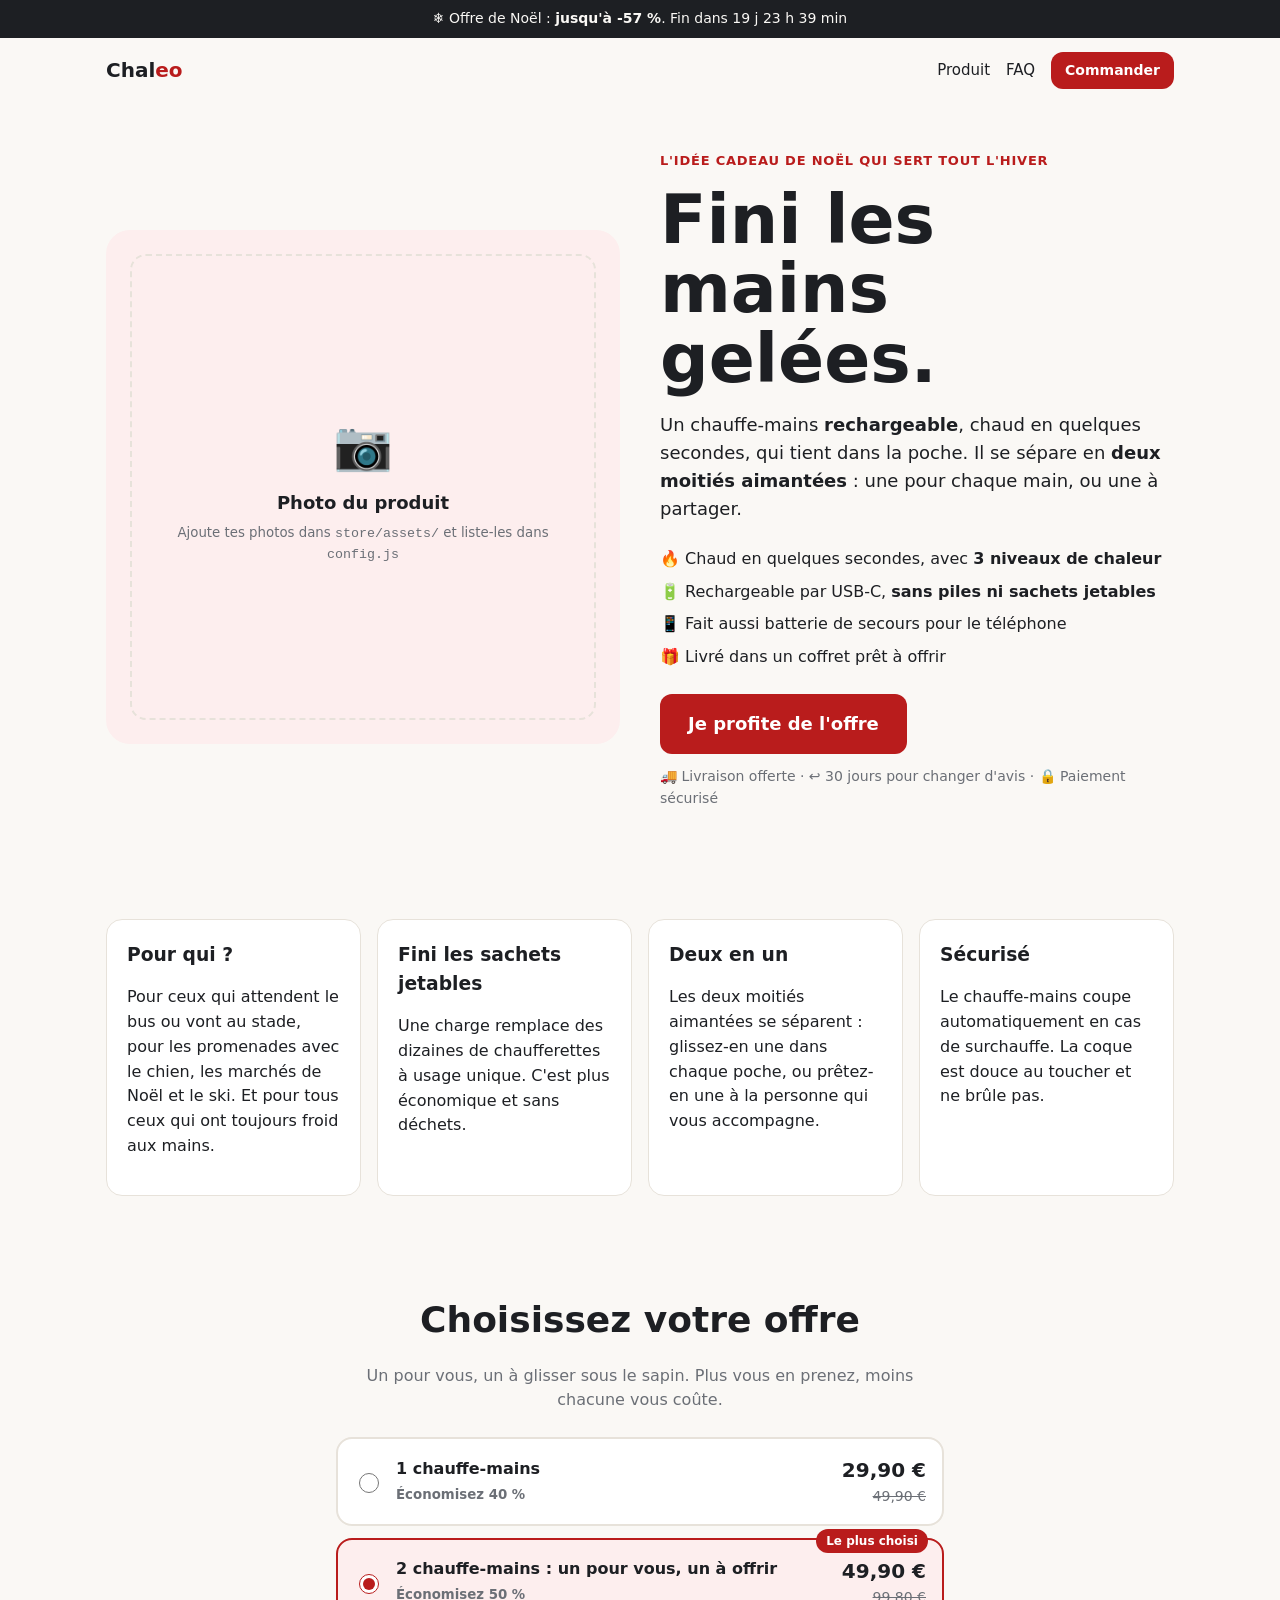
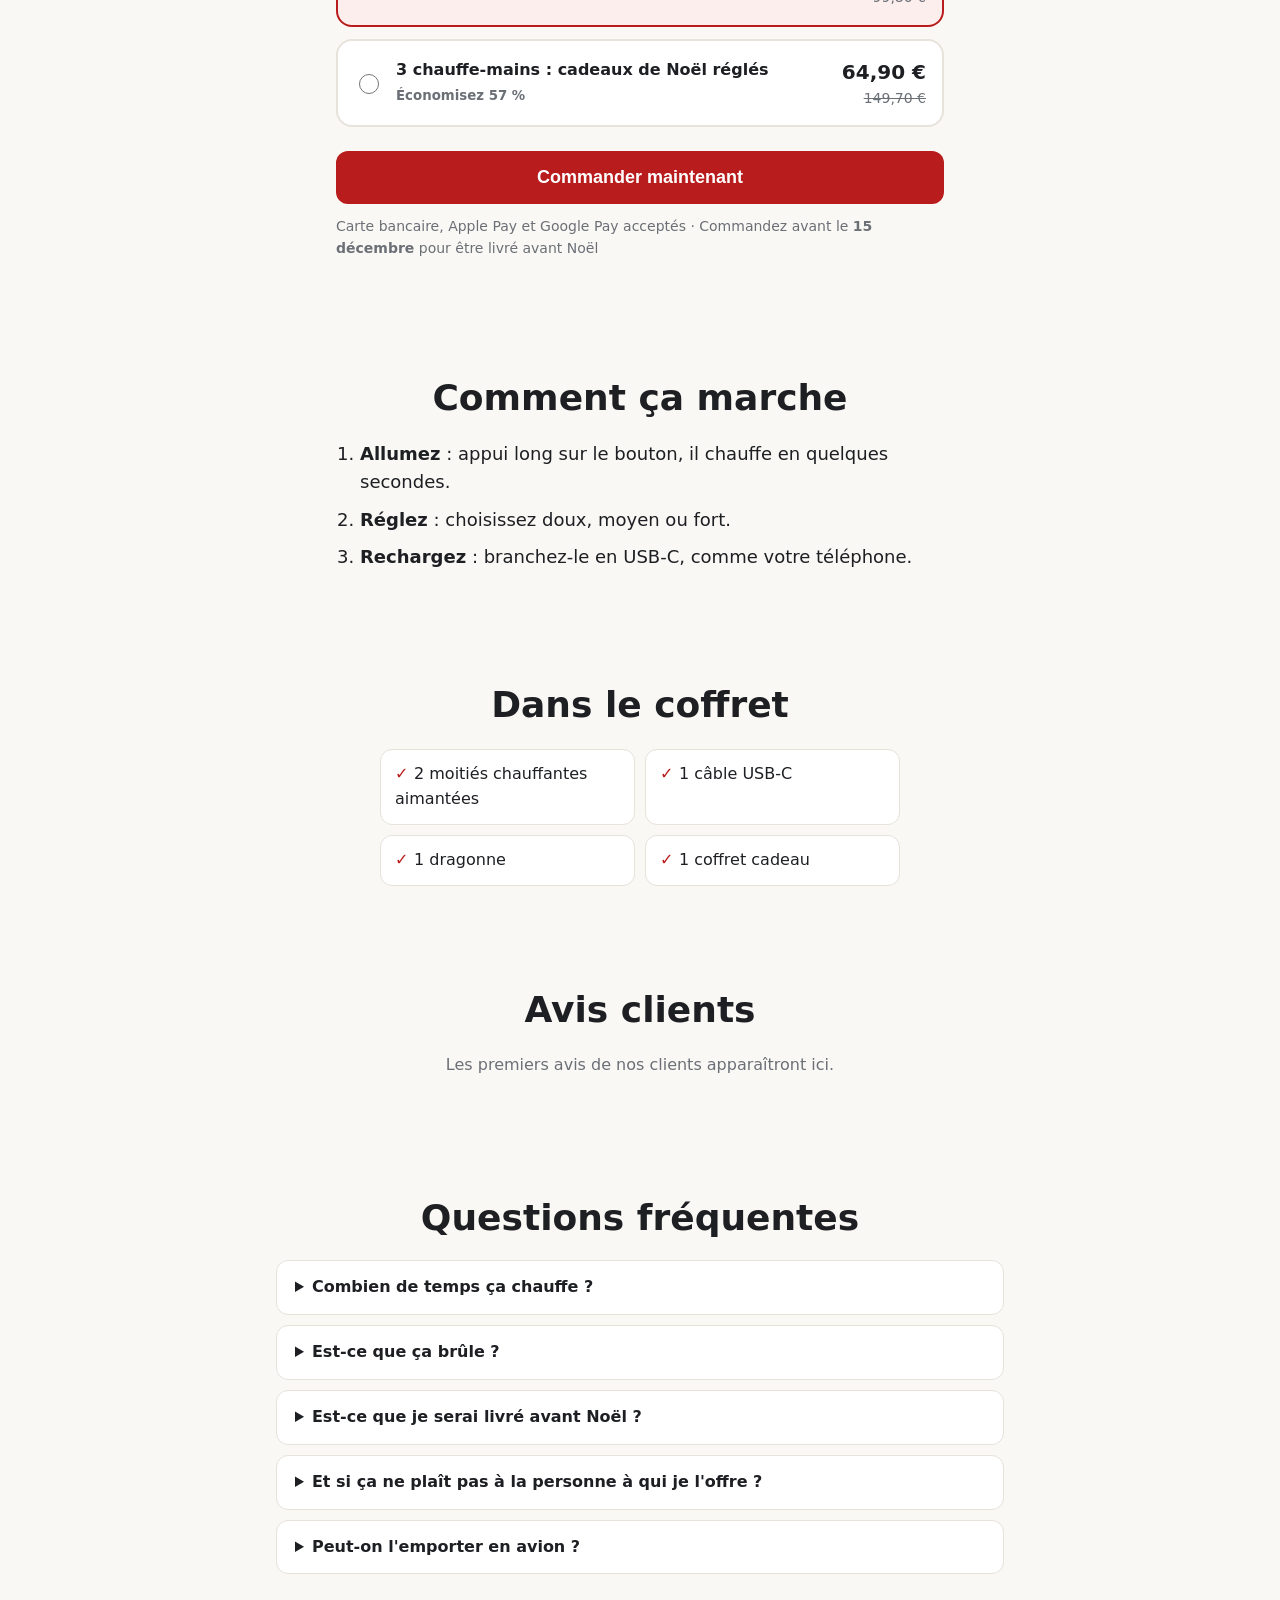
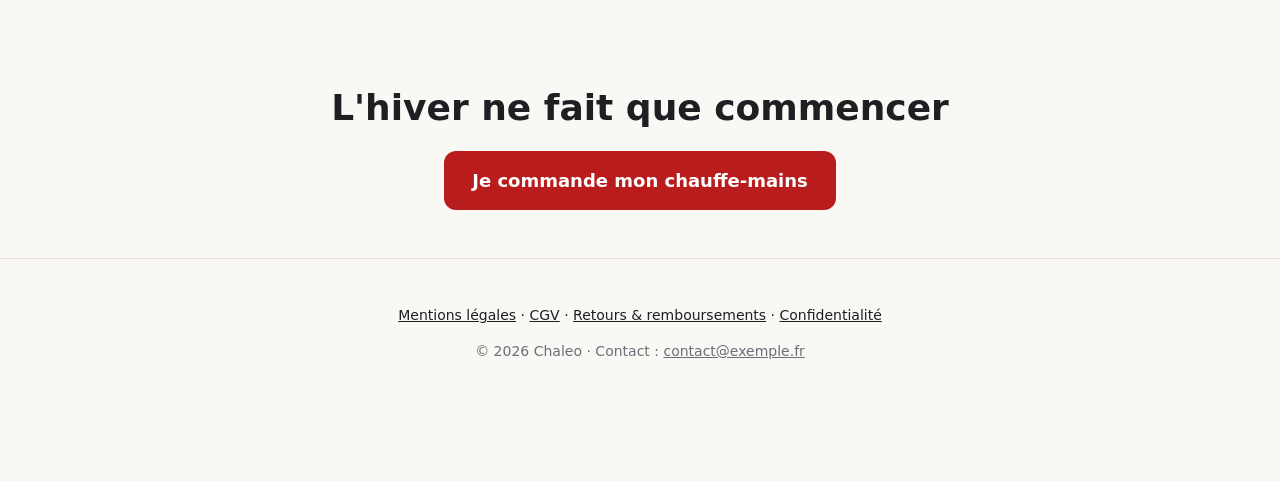
<file: store/index.html>
<!doctype html>
<html lang="fr">
<head>
<meta charset="utf-8">
<meta name="viewport" content="width=device-width, initial-scale=1">
<title>Chaleo — Chauffe-mains rechargeable</title>
<meta name="description" content="Chauffe-mains rechargeable USB-C : chaud en quelques secondes, 3 niveaux de chaleur, se sépare en deux. L'idée cadeau de Noël. Livraison offerte en France.">
<meta property="og:title" content="Chaleo — Fini les mains gelées cet hiver">
<meta property="og:description" content="Chauffe-mains rechargeable, l'idée cadeau de Noël.">
<link rel="stylesheet" href="style.css">
<script src="config.js"></script>
</head>
<body>

<div class="promo-bar">❄️ Offre de Noël : <strong>jusqu'à -57 %</strong>. Fin dans <span id="countdown">—</span></div>

<header class="site-header">
  <a class="logo" href="#">Chal<span>eo</span></a>
  <nav><a href="#produit">Produit</a><a href="#faq">FAQ</a><a href="#acheter" class="btn btn-sm">Commander</a></nav>
</header>

<main>
<section class="hero" id="produit">
  <div class="hero-media" id="hero-media">
    <!-- Remplacé automatiquement par les vraies photos listées dans config.js (photos: [...]) -->
    <div class="photo-placeholder">
      <span>📷</span>
      <strong>Photo du produit</strong>
      <small>Ajoute tes photos dans <code>store/assets/</code> et liste-les dans <code>config.js</code></small>
    </div>
  </div>
  <div class="hero-copy">
    <p class="eyebrow">L'idée cadeau de Noël qui sert tout l'hiver</p>
    <h1>Fini les mains gelées.</h1>
    <p class="lead">Un chauffe-mains <strong>rechargeable</strong>, chaud en quelques secondes, qui tient dans la poche. Il se sépare en <strong>deux moitiés aimantées</strong> : une pour chaque main, ou une à partager.</p>
    <ul class="bullets">
      <li>🔥 Chaud en quelques secondes, avec <strong>3 niveaux de chaleur</strong></li>
      <li>🔋 Rechargeable par USB-C, <strong>sans piles ni sachets jetables</strong></li>
      <li>📱 Fait aussi batterie de secours pour le téléphone</li>
      <li>🎁 Livré dans un coffret prêt à offrir</li>
    </ul>
    <a href="#acheter" class="btn btn-lg">Je profite de l'offre</a>
    <p class="reassure">🚚 Livraison offerte · ↩️ 30 jours pour changer d'avis · 🔒 Paiement sécurisé</p>
  </div>
</section>

<section class="features">
  <div class="feature"><h3>Pour qui ?</h3><p>Pour ceux qui attendent le bus ou vont au stade, pour les promenades avec le chien, les marchés de Noël et le ski. Et pour tous ceux qui ont toujours froid aux mains.</p></div>
  <div class="feature"><h3>Fini les sachets jetables</h3><p>Une charge remplace des dizaines de chaufferettes à usage unique. C'est plus économique et sans déchets.</p></div>
  <div class="feature"><h3>Deux en un</h3><p>Les deux moitiés aimantées se séparent : glissez-en une dans chaque poche, ou prêtez-en une à la personne qui vous accompagne.</p></div>
  <div class="feature"><h3>Sécurisé</h3><p>Le chauffe-mains coupe automatiquement en cas de surchauffe. La coque est douce au toucher et ne brûle pas.</p></div>
</section>

<section class="offer" id="acheter">
  <h2>Choisissez votre offre</h2>
  <p class="sub">Un pour vous, un à glisser sous le sapin. Plus vous en prenez, moins chacune vous coûte.</p>
  <div class="offers" id="offers"></div>
  <button class="btn btn-lg btn-block" id="checkout">Commander maintenant</button>
  <p class="reassure">Carte bancaire, Apple Pay et Google Pay acceptés · Commandez avant le <strong>15 décembre</strong> pour être livré avant Noël</p>
</section>

<section class="steps">
  <h2>Comment ça marche</h2>
  <ol>
    <li><strong>Allumez</strong> : appui long sur le bouton, il chauffe en quelques secondes.</li>
    <li><strong>Réglez</strong> : choisissez doux, moyen ou fort.</li>
    <li><strong>Rechargez</strong> : branchez-le en USB-C, comme votre téléphone.</li>
  </ol>
</section>

<section class="kit">
  <h2>Dans le coffret</h2>
  <ul class="kit-list">
    <li>2 moitiés chauffantes aimantées</li>
    <li>1 câble USB-C</li>
    <li>1 dragonne</li>
    <li>1 coffret cadeau</li>
  </ul>
</section>

<section class="reviews">
  <h2>Avis clients</h2>
  <!-- N'affiche ici QUE de vrais avis (Judge.me, Trustpilot...). Les faux avis sont illégaux en France (DGCCRF). -->
  <p class="muted">Les premiers avis de nos clients apparaîtront ici.</p>
</section>

<section class="faq" id="faq">
  <h2>Questions fréquentes</h2>
  <!-- ⚠️ Vérifie autonomie, température et temps de charge sur la fiche du fournisseur avant le lancement -->
  <details><summary>Combien de temps ça chauffe ?</summary><p>Plusieurs heures avec une charge, selon le niveau choisi : plus longtemps en mode doux, moins en mode fort. La recharge complète par USB-C prend quelques heures.</p></details>
  <details><summary>Est-ce que ça brûle ?</summary><p>Non. La chaleur reste agréable, et l'appareil se coupe automatiquement en cas de surchauffe. Ne l'utilisez pas en contact direct prolongé avec la peau pendant le sommeil.</p></details>
  <details><summary>Est-ce que je serai livré avant Noël ?</summary><p>Oui, si vous commandez avant le 15 décembre, pour la France métropolitaine et la Belgique. Comptez 3 à 7 jours ouvrés, avec un numéro de suivi envoyé par email.</p></details>
  <details><summary>Et si ça ne plaît pas à la personne à qui je l'offre ?</summary><p>Vous avez 30 jours après réception pour nous le retourner, même après Noël, et être remboursé.</p></details>
  <details><summary>Peut-on l'emporter en avion ?</summary><p>Oui en cabine, comme une batterie externe. Ne le mettez pas en soute.</p></details>
</section>

<section class="final-cta">
  <h2>L'hiver ne fait que commencer</h2>
  <a href="#acheter" class="btn btn-lg">Je commande mon chauffe-mains</a>
</section>
</main>

<footer>
  <p><a href="legal/mentions-legales.html">Mentions légales</a> · <a href="legal/cgv.html">CGV</a> · <a href="legal/retours.html">Retours & remboursements</a> · <a href="legal/confidentialite.html">Confidentialité</a></p>
  <p class="muted">© 2026 <span class="brand-name">Chaleo</span> · Contact : <a class="contact-email" href="#"></a></p>
</footer>

<div class="sticky-cta"><a href="#acheter" class="btn btn-block">Commander : dès <span id="from-price"></span></a></div>

<script src="app.js"></script>
</body>
</html>
</file>
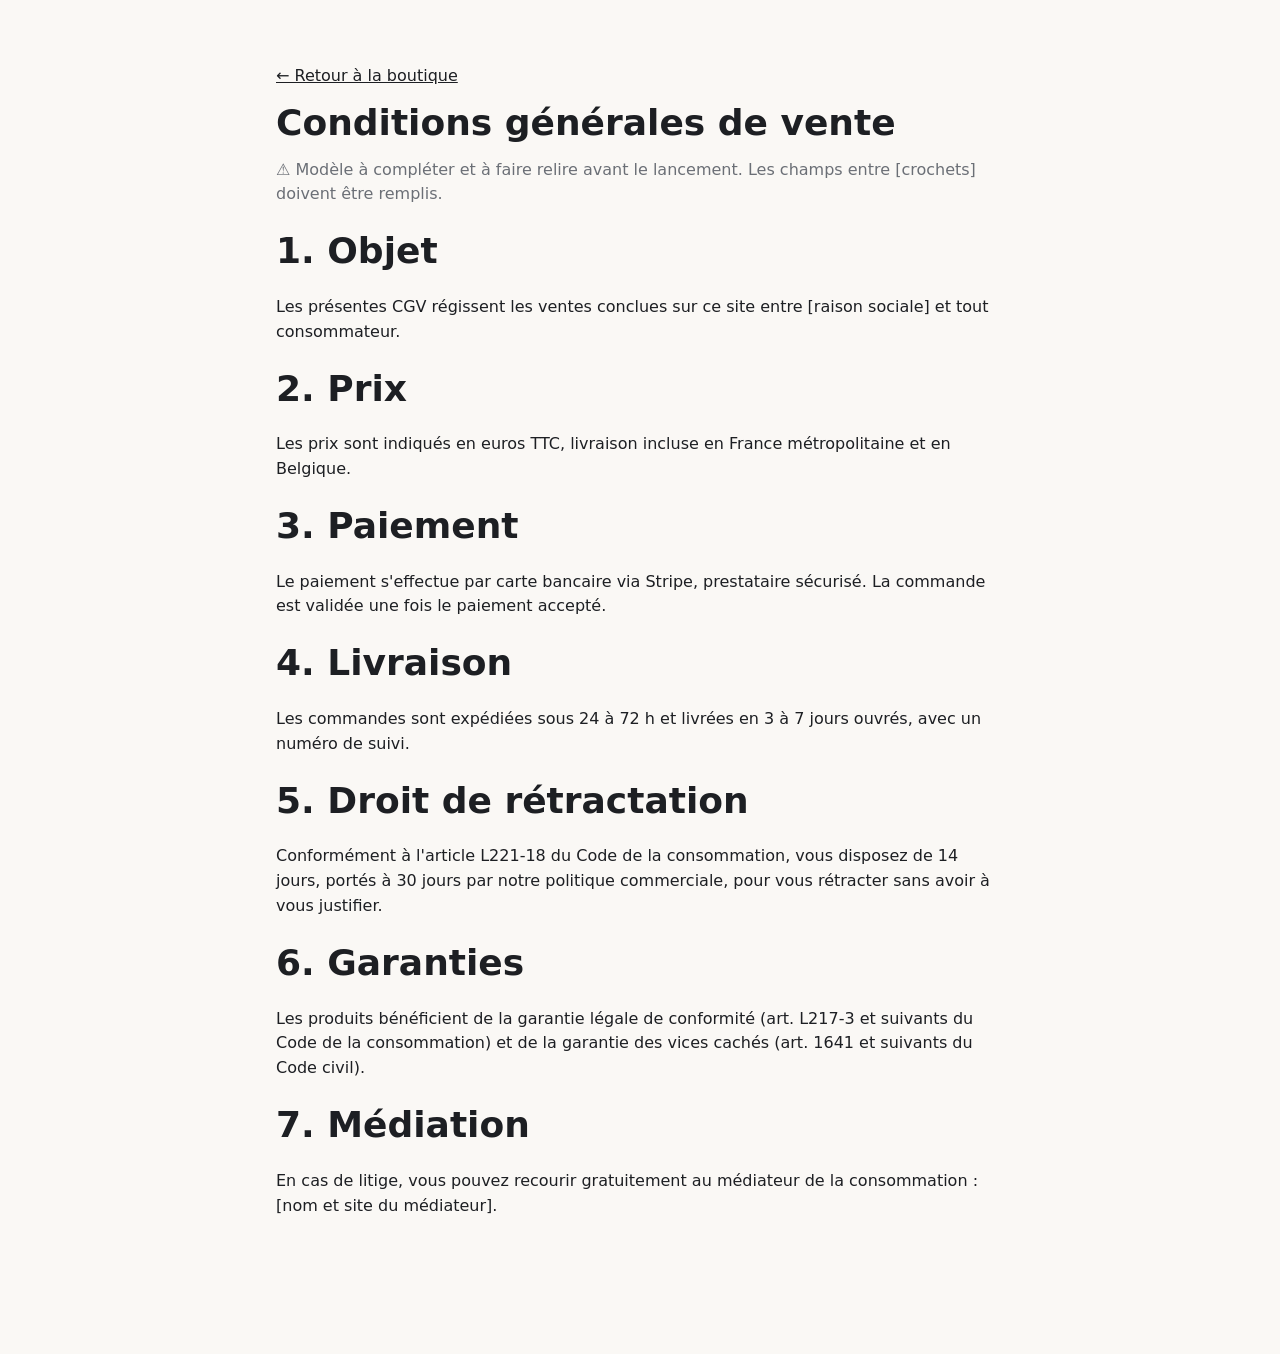
<file: store/legal/cgv.html>
<!doctype html><html lang="fr"><head><meta charset="utf-8"><meta name="viewport" content="width=device-width, initial-scale=1"><title>Conditions générales de vente — Chaleo</title><link rel="stylesheet" href="../style.css"></head>
<body><section class="legal"><p><a href="../index.html">← Retour à la boutique</a></p><h1 style="font-size:36px">Conditions générales de vente</h1>
<p class="muted">⚠️ Modèle à compléter et à faire relire avant le lancement. Les champs entre [crochets] doivent être remplis.</p>
<h2 style='text-align:left'>1. Objet</h2><p>Les présentes CGV régissent les ventes conclues sur ce site entre [raison sociale] et tout consommateur.</p><h2 style='text-align:left'>2. Prix</h2><p>Les prix sont indiqués en euros TTC, livraison incluse en France métropolitaine et en Belgique.</p><h2 style='text-align:left'>3. Paiement</h2><p>Le paiement s'effectue par carte bancaire via Stripe, prestataire sécurisé. La commande est validée une fois le paiement accepté.</p><h2 style='text-align:left'>4. Livraison</h2><p>Les commandes sont expédiées sous 24 à 72 h et livrées en 3 à 7 jours ouvrés, avec un numéro de suivi.</p><h2 style='text-align:left'>5. Droit de rétractation</h2><p>Conformément à l'article L221-18 du Code de la consommation, vous disposez de 14 jours, portés à 30 jours par notre politique commerciale, pour vous rétracter sans avoir à vous justifier.</p><h2 style='text-align:left'>6. Garanties</h2><p>Les produits bénéficient de la garantie légale de conformité (art. L217-3 et suivants du Code de la consommation) et de la garantie des vices cachés (art. 1641 et suivants du Code civil).</p><h2 style='text-align:left'>7. Médiation</h2><p>En cas de litige, vous pouvez recourir gratuitement au médiateur de la consommation : [nom et site du médiateur].</p>
</section></body></html>
</file>
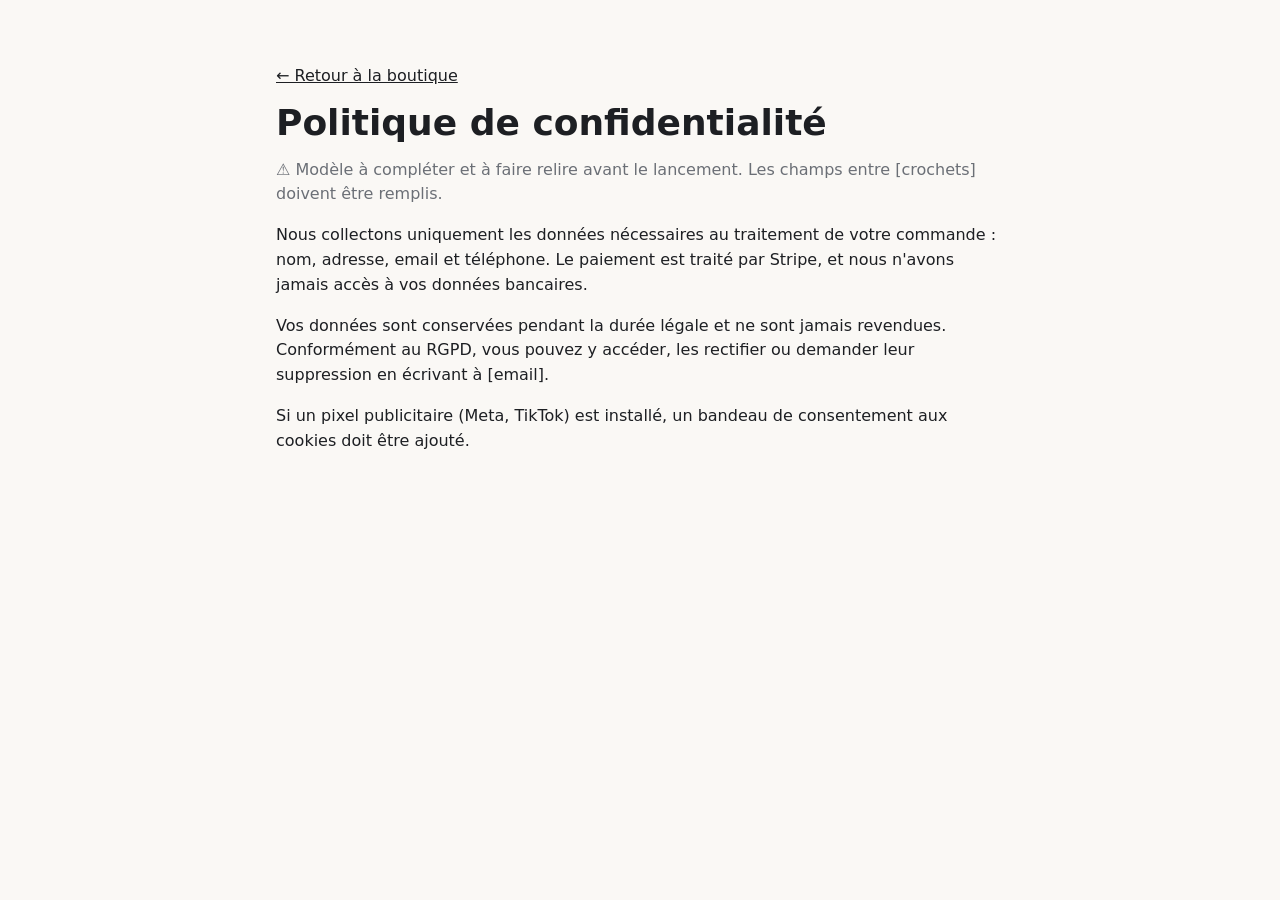
<file: store/legal/confidentialite.html>
<!doctype html><html lang="fr"><head><meta charset="utf-8"><meta name="viewport" content="width=device-width, initial-scale=1"><title>Politique de confidentialité — Chaleo</title><link rel="stylesheet" href="../style.css"></head>
<body><section class="legal"><p><a href="../index.html">← Retour à la boutique</a></p><h1 style="font-size:36px">Politique de confidentialité</h1>
<p class="muted">⚠️ Modèle à compléter et à faire relire avant le lancement. Les champs entre [crochets] doivent être remplis.</p>
<p>Nous collectons uniquement les données nécessaires au traitement de votre commande : nom, adresse, email et téléphone. Le paiement est traité par Stripe, et nous n'avons jamais accès à vos données bancaires.</p><p>Vos données sont conservées pendant la durée légale et ne sont jamais revendues. Conformément au RGPD, vous pouvez y accéder, les rectifier ou demander leur suppression en écrivant à [email].</p><p>Si un pixel publicitaire (Meta, TikTok) est installé, un bandeau de consentement aux cookies doit être ajouté.</p>
</section></body></html>
</file>
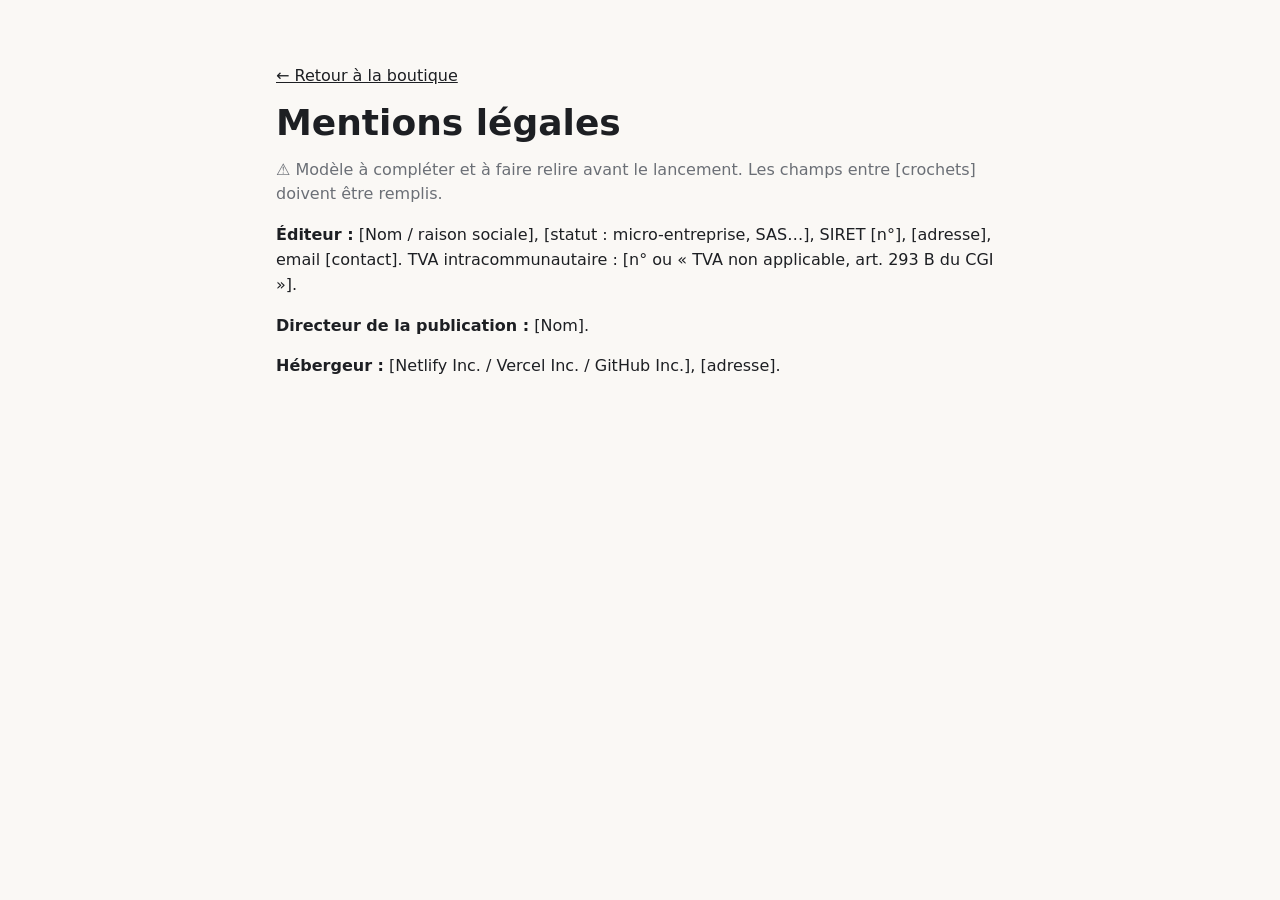
<file: store/legal/mentions-legales.html>
<!doctype html><html lang="fr"><head><meta charset="utf-8"><meta name="viewport" content="width=device-width, initial-scale=1"><title>Mentions légales — Chaleo</title><link rel="stylesheet" href="../style.css"></head>
<body><section class="legal"><p><a href="../index.html">← Retour à la boutique</a></p><h1 style="font-size:36px">Mentions légales</h1>
<p class="muted">⚠️ Modèle à compléter et à faire relire avant le lancement. Les champs entre [crochets] doivent être remplis.</p>
<p><strong>Éditeur :</strong> [Nom / raison sociale], [statut : micro-entreprise, SAS…], SIRET [n°], [adresse], email [contact]. TVA intracommunautaire : [n° ou « TVA non applicable, art. 293 B du CGI »].</p><p><strong>Directeur de la publication :</strong> [Nom].</p><p><strong>Hébergeur :</strong> [Netlify Inc. / Vercel Inc. / GitHub Inc.], [adresse].</p>
</section></body></html>
</file>
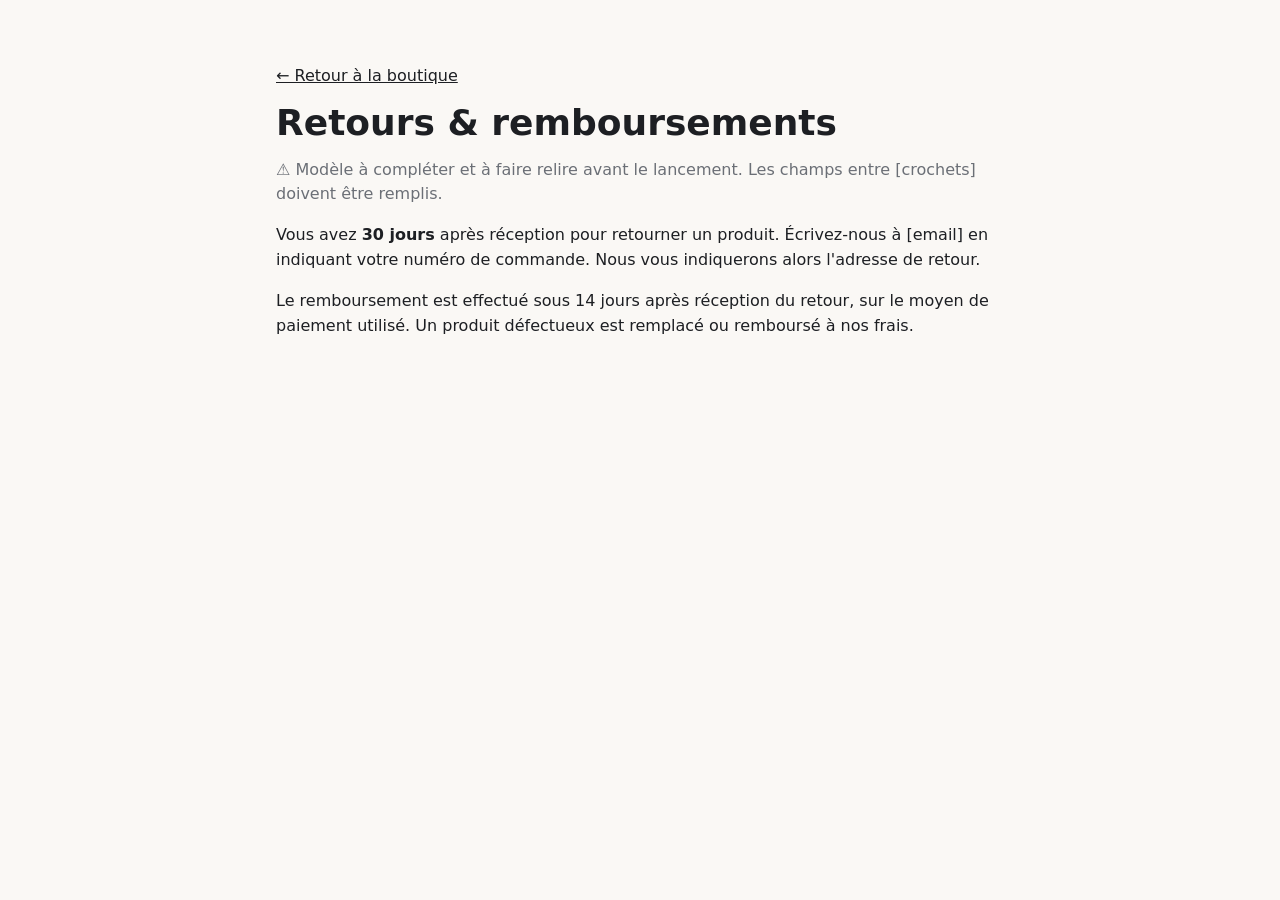
<file: store/legal/retours.html>
<!doctype html><html lang="fr"><head><meta charset="utf-8"><meta name="viewport" content="width=device-width, initial-scale=1"><title>Retours & remboursements — Chaleo</title><link rel="stylesheet" href="../style.css"></head>
<body><section class="legal"><p><a href="../index.html">← Retour à la boutique</a></p><h1 style="font-size:36px">Retours & remboursements</h1>
<p class="muted">⚠️ Modèle à compléter et à faire relire avant le lancement. Les champs entre [crochets] doivent être remplis.</p>
<p>Vous avez <strong>30 jours</strong> après réception pour retourner un produit. Écrivez-nous à [email] en indiquant votre numéro de commande. Nous vous indiquerons alors l'adresse de retour.</p><p>Le remboursement est effectué sous 14 jours après réception du retour, sur le moyen de paiement utilisé. Un produit défectueux est remplacé ou remboursé à nos frais.</p>
</section></body></html>
</file>
<file: store/style.css>
:root{--bg:#faf8f5;--fg:#1d1f23;--muted:#6b6f76;--card:#fff;--line:#e7e2da;--accent:#b91c1c;--accent-fg:#fff;--soft:#fdeeee}
@media (prefers-color-scheme:dark){:root{--bg:#121315;--fg:#f1efe9;--muted:#a3a7ad;--card:#1c1d20;--line:#2c2e33;--accent:#f87171;--accent-fg:#111;--soft:#2a1616}}
*{box-sizing:border-box}html{scroll-behavior:smooth}
body{margin:0;font:16px/1.55 system-ui,-apple-system,"Segoe UI",Roboto,sans-serif;background:var(--bg);color:var(--fg);padding-bottom:72px}
a{color:inherit}.muted{color:var(--muted)}
.promo-bar{background:var(--fg);color:var(--bg);text-align:center;padding:8px 16px;font-size:14px}
.site-header{display:flex;justify-content:space-between;align-items:center;padding:14px 16px;max-width:1100px;margin:auto}
.logo{font-weight:800;font-size:20px;text-decoration:none}.logo span{color:var(--accent)}
nav{display:flex;gap:16px;align-items:center}nav a{text-decoration:none;font-size:15px}
@media (max-width:600px){nav a:not(.btn){display:none}}
.btn{display:inline-block;background:var(--accent);color:var(--accent-fg);border:0;border-radius:12px;padding:12px 20px;font-weight:700;text-decoration:none;cursor:pointer;font-size:16px}
.btn:hover{filter:brightness(1.08)}.btn-sm{padding:8px 14px;font-size:14px}.btn-lg{padding:16px 28px;font-size:18px}.btn-block{display:block;width:100%;text-align:center}
section{max-width:1100px;margin:0 auto;padding:48px 16px}
h1{font-size:clamp(40px,7vw,68px);line-height:1.02;margin:.2em 0}h2{font-size:clamp(26px,4vw,36px);text-align:center;margin:0 0 .4em}
.eyebrow{color:var(--accent);font-weight:700;text-transform:uppercase;letter-spacing:.06em;font-size:13px;margin:0}
.lead{font-size:18px}.bullets{list-style:none;padding:0;margin:20px 0}.bullets li{padding:4px 0}
.reassure{font-size:14px;color:var(--muted);margin-top:12px}
.hero{display:grid;grid-template-columns:1fr 1fr;gap:40px;align-items:center}
.hero-media{background:var(--soft);border-radius:24px;padding:24px}.hero-media svg{width:100%;height:auto;display:block}
@media (max-width:800px){.hero{grid-template-columns:1fr}}
.features{display:grid;grid-template-columns:repeat(auto-fit,minmax(220px,1fr));gap:16px}
.feature{background:var(--card);border:1px solid var(--line);border-radius:16px;padding:20px}.feature h3{margin:0 0 6px}
.offer{max-width:640px}.sub{text-align:center;color:var(--muted)}
.offers{display:grid;gap:12px;margin:24px 0}
.offer-card{display:flex;align-items:center;gap:14px;background:var(--card);border:2px solid var(--line);border-radius:16px;padding:16px;cursor:pointer;position:relative}
.offer-card.selected{border-color:var(--accent);background:var(--soft)}
.offer-card input{accent-color:var(--accent);width:20px;height:20px}
.offer-card .label{flex:1;font-weight:600}.offer-card .price{text-align:right;font-weight:800;font-size:20px}
.offer-card .compare{display:block;font-size:14px;color:var(--muted);text-decoration:line-through;font-weight:400}
.badge{position:absolute;top:-11px;right:14px;background:var(--accent);color:var(--accent-fg);font-size:12px;font-weight:700;padding:3px 10px;border-radius:99px}
.steps ol{max-width:640px;margin:auto;font-size:18px}.steps li{margin:10px 0}
.reviews{text-align:center}
.faq{max-width:760px}details{background:var(--card);border:1px solid var(--line);border-radius:12px;padding:14px 18px;margin:10px 0}
summary{font-weight:700;cursor:pointer}
.final-cta{text-align:center}
footer{text-align:center;padding:32px 16px;border-top:1px solid var(--line);font-size:14px}
.sticky-cta{position:fixed;bottom:0;left:0;right:0;padding:10px 16px;background:var(--bg);border-top:1px solid var(--line);display:none}
@media (max-width:800px){.sticky-cta{display:block}}
.legal{max-width:760px}
.hero-media.has-photos{padding:0;overflow:hidden}
.main-photo{width:100%;aspect-ratio:1/1;object-fit:cover;display:block}
.thumbs{display:flex;gap:8px;padding:8px;overflow-x:auto}.thumbs img{width:64px;height:64px;object-fit:cover;border-radius:8px;cursor:pointer;border:2px solid var(--line)}
.photo-placeholder{aspect-ratio:1/1;display:flex;flex-direction:column;align-items:center;justify-content:center;gap:6px;text-align:center;border:2px dashed var(--line);border-radius:16px;color:var(--muted);padding:16px}
.photo-placeholder span{font-size:48px}.photo-placeholder strong{color:var(--fg);font-size:18px}
.kit-list{max-width:520px;margin:16px auto 0;padding:0;list-style:none;display:grid;grid-template-columns:1fr 1fr;gap:10px}
.kit-list li{background:var(--card);border:1px solid var(--line);border-radius:12px;padding:12px 14px}
.kit-list li::before{content:"✓ ";color:var(--accent);font-weight:800}
@media (max-width:500px){.kit-list{grid-template-columns:1fr}}
</file>
